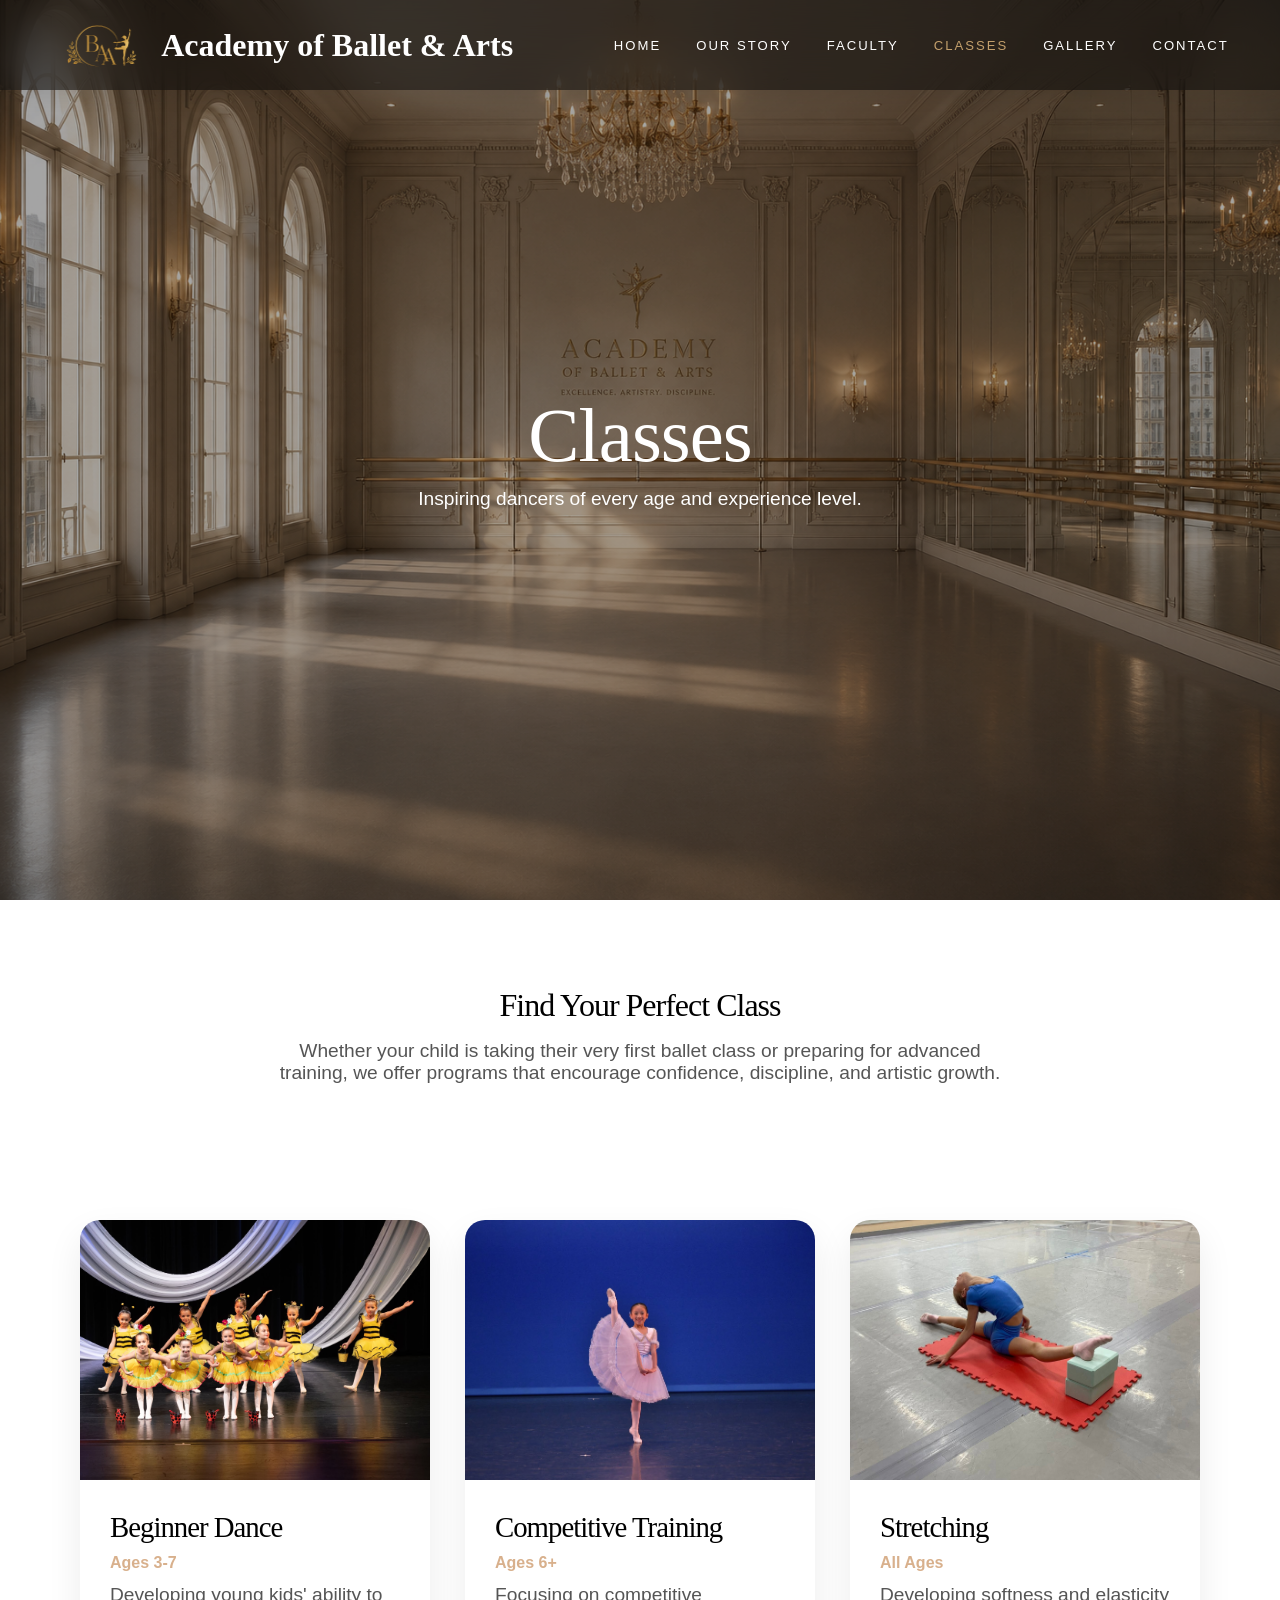
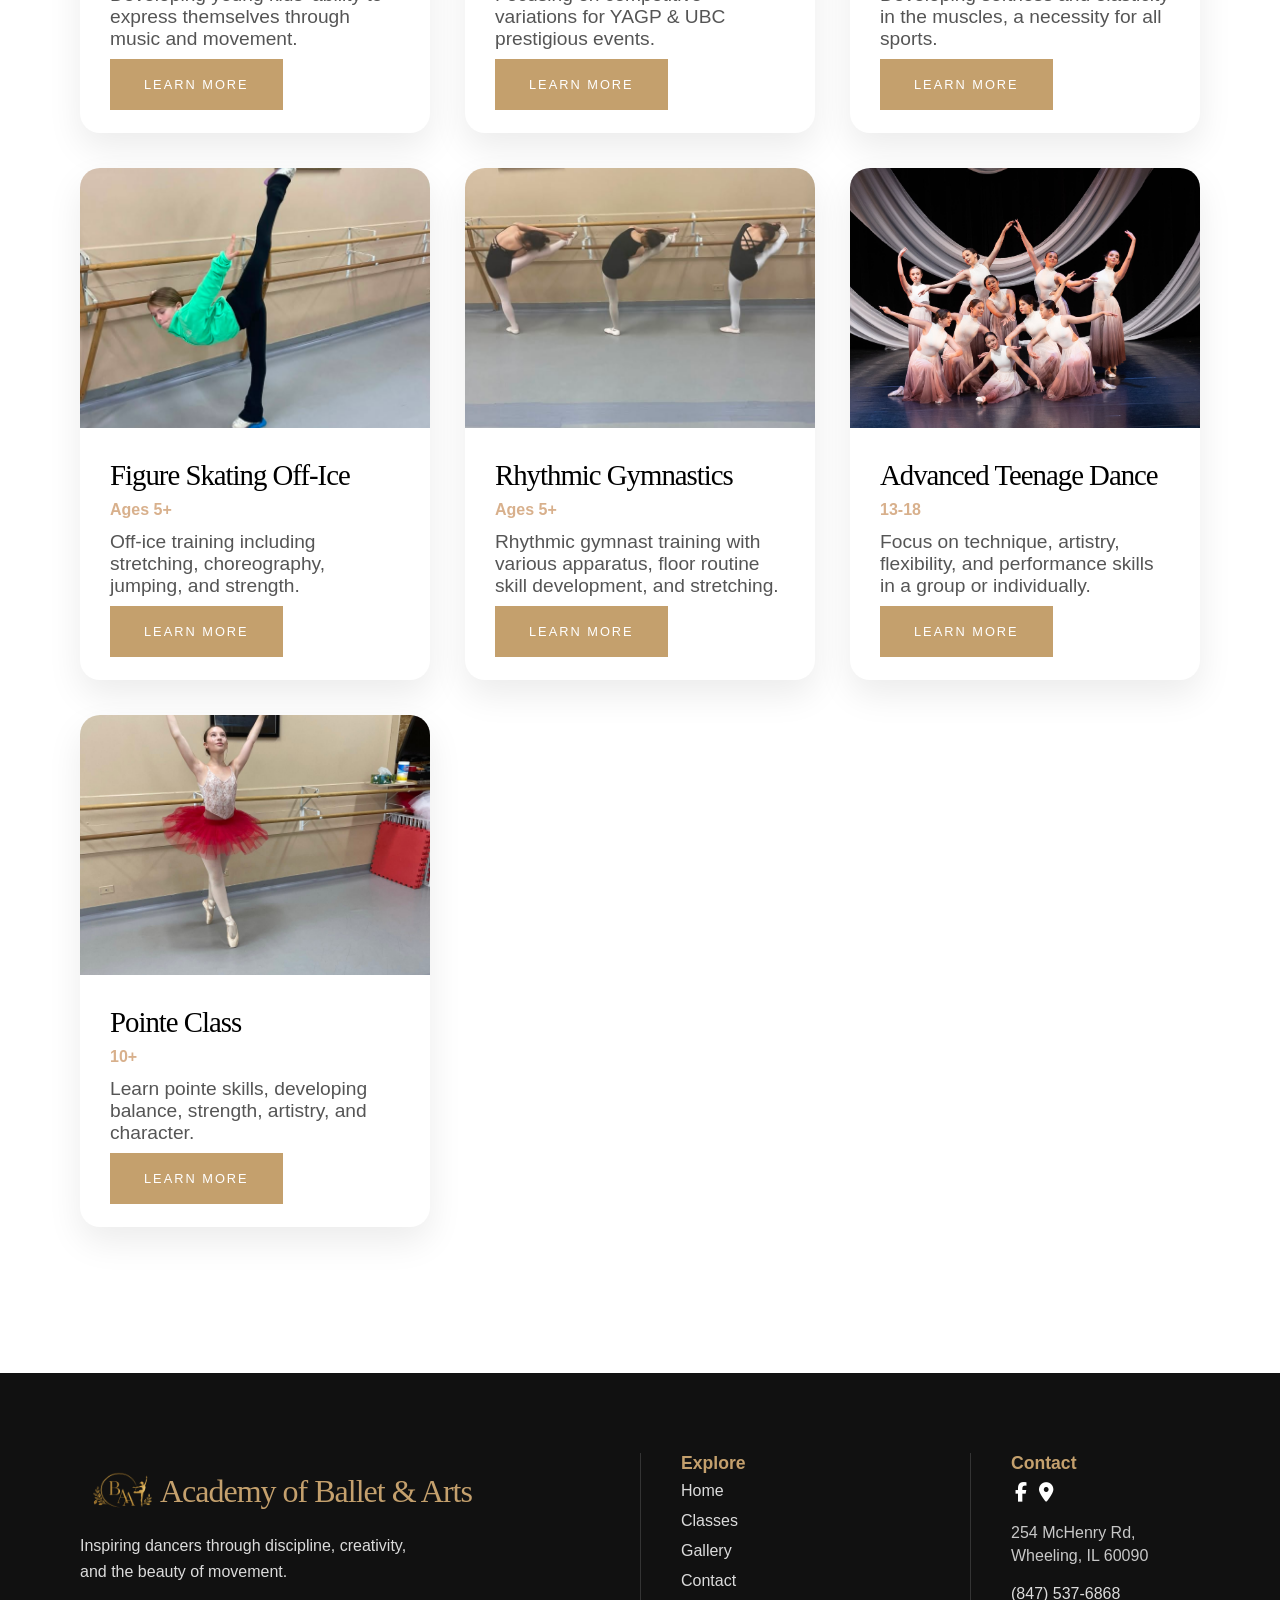
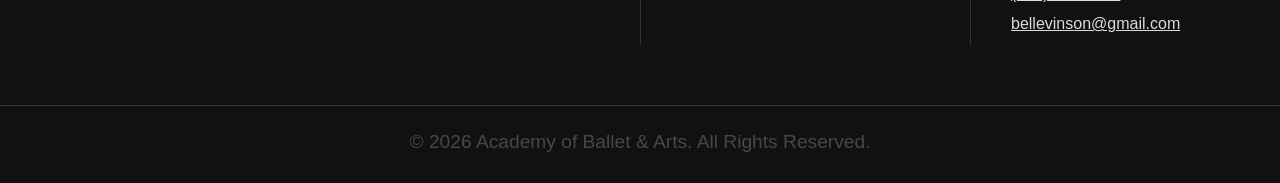
<file: classes.html>
<!DOCTYPE html>
<html lang="en">
<head>
    <meta charset="UTF-8">
    <meta name="viewport" content="width=device-width, initial-scale=1.0">
    <title>Classes | Academy of Ballet & Arts</title>
    <link rel="stylesheet" href="css/styles.css">
    <link rel="stylesheet" href="css/classes.css">
    <link rel="stylesheet" href="https://cdnjs.cloudflare.com/ajax/libs/font-awesome/6.5.2/css/all.min.css">
    <link rel="preconnect" href="https://fonts.googleapis.com">
    <link rel="preconnect" href="https://fonts.gstatic.com" crossorigin>
    <link rel="stylesheet" href="https://fonts.googleapis.com/css2?family=Cormorant+Garamond:wght@400;500;600;700&family=Poppins:wght@300;400;500;600&display=swap">
</head>
<body>
    <header class="navbar">

        <div class="container nav-container">


                <a href="index.html" class="logo">

                    <img src="assets/images/final-logo-version.png" alt="Academy Logo">
                    Academy of Ballet & Arts
                </a>

            <nav>

                <ul class="nav-links">

                    <li><a href="index.html">Home</a></li>

                    <li><a href="story.html">Our Story</a></li>

                    <li><a href="faculty.html">Faculty</a></li>

                    <li><a href="classes.html" class="active">Classes</a></li>

                    <li><a href="gallery.html">Gallery</a></li>

                    <li><a href="contact.html">Contact</a></li>

                </ul>

            <button class="menu-toggle">☰</button>
            </nav>

            <!-- <a href="#" class="btn btn-primary">Register</a> -->

        </div>
    </header>

    <section class="classes-hero">

        <div class="classes-overlay"></div>

        <div class="classes-hero-content">

            <h1 class="white-header">Classes</h1>

            <p class="hero-subtitle">
                Inspiring dancers of every age and experience level.
            </p>

        </div>

    </section>

    <section class="classes-intro">

        <h2>Find Your Perfect Class</h2>

        <p>

            Whether your child is taking their very first ballet class or
            preparing for advanced training, we offer programs that encourage
            confidence, discipline, and artistic growth.

        </p>

    </section>

    <section class="class-list">

        <div class="class-grid">


            <article class="class-item">

                <img src="assets/images/baby-pic-3.jpg" alt="Creative Movement">

                <div class="class-info">

                    <h3>Beginner Dance</h3>

                    <span>Ages 3-7</span>

                    <p>
                        Developing young kids' ability to express themselves through music and movement.
                    </p>

                    <a href="contact.html" class="btn primary">
                        Learn More
                    </a>

                </div>

            </article>



            <article class="class-item">

                <img src="assets/images/ubc-competitive.jpg" alt="Pre Ballet">

                <div class="class-info">

                    <h3>Competitive Training</h3>

                    <span>Ages 6+</span>

                    <p>
                        Focusing on competitive variations for YAGP & UBC prestigious events.
                    </p>

                    <a href="contact.html" class="btn primary">
                        Learn More
                    </a>

                </div>

            </article>

            <article class="class-item">

                <img src="assets/images/stretching.jpg" alt="Pre Ballet">

                <div class="class-info">

                    <h3>Stretching</h3>

                    <span>All Ages</span>

                    <p>
                        Developing softness and elasticity in the muscles, a necessity for all sports.
                    </p>

                    <a href="contact.html" class="btn primary">
                        Learn More
                    </a>

                </div>

            </article>

            <article class="class-item">

                <img src="assets/images/skating.jpg" alt="Pre Ballet">

                <div class="class-info">

                    <h3>Figure Skating Off-Ice</h3>

                    <span>Ages 5+</span>

                    <p>
                        Off-ice training including stretching, choreography, jumping, and strength.
                    </p>

                    <a href="contact.html" class="btn primary">
                        Learn More
                    </a>

                </div>

            </article>

            <article class="class-item">

                <img src="assets/images/rhythmic_gymnasts.jpg" alt="Pre Ballet">

                <div class="class-info">

                    <h3>Rhythmic Gymnastics</h3>

                    <span>Ages 5+</span>

                    <p>
                        Rhythmic gymnast training with various apparatus, floor routine skill development, and stretching.
                    </p>

                    <a href="contact.html" class="btn primary">
                        Learn More
                    </a>

                </div>

            </article>



            <article class="class-item">

                <img src="assets/images/advanced-ballet.jpg" alt="Intermediate Ballet">

                <div class="class-info">

                    <h3>Advanced Teenage Dance</h3>

                    <span>13-18</span>

                    <p>
                        Focus on technique, artistry,
                        flexibility, and performance skills in a group or individually.
                    </p>

                    <a href="contact.html" class="btn primary">
                        Learn More
                    </a>

                </div>

            </article>

            <article class="class-item">

                <img src="assets/images/pointe-redskirt.jpg" alt="Intermediate Ballet">

                <div class="class-info">

                    <h3>Pointe Class</h3>

                    <span>10+</span>

                    <p>
                        Learn pointe skills, developing balance, strength, artistry, and character.
                    </p>

                    <a href="contact.html" class="btn primary">
                        Learn More
                    </a>

                </div>

            </article>


        </div>

    </section>


    <section class="levels" style="display: none;">

        <h2>Training Path</h2>

        <div class="level-row">

            <div class="level">
                <h3>Beginner</h3>
                <p>Building confidence and basic technique.</p>
            </div>

            <div class="level">
                <h3>Intermediate</h3>
                <p>Developing strength, artistry, and discipline.</p>
            </div>

            <div class="level">
                <h3>Advanced</h3>
                <p>Preparing dancers for performance opportunities.</p>
            </div>

        </div>

    </section>
    


    <footer class="footer">


        <div class="footer-container">


            <div class="footer-brand footer-column">

                <div class="footer-logo">

                    <img src="assets/images/final-logo-version.png" alt="Academy Logo">

                    <h3>
                        Academy of Ballet & Arts
                    </h3>

                </div>


                <p>
                    Inspiring dancers through
                    discipline, creativity,
                    and the beauty of movement.
                </p>

            </div>



            <div class="footer-links footer-column">

                <h4>
                    Explore
                </h4>

                <a href="index.html">
                    Home
                </a>

                <a href="classes.html">
                    Classes
                </a>

                <a href="gallery.html">
                    Gallery
                </a>

                <a href="contact.html">
                    Contact
                </a>

            </div>




            <div class="footer-contact footer-column">

                <h4>
                    Contact
                </h4>
                <div class="footer-socials">
                    <a href="https://www.facebook.com/wheelingballet/" target="_blank" rel="noopener noreferrer" aria-label="Visit our Facebook page"><i class="fa-brands fa-facebook-f"></i></a>
                    <a href="https://www.google.com/maps?cid=13381545169441662312" target="_blank" rel="noopener noreferrer"><i class="fa-solid fa-location-dot"></i></a>
                </div>
                <div class="academy-footer-info footer-links">
                    <br>
                    <p>
                        254 McHenry Rd,<br>Wheeling, IL 60090
                    </p>
                    <br>

                    <a href="tel:+18475376868">
                        (847) 537-6868
                    </a>

                    <a href="mailto:bellelevinson@gmail.com">
                        bellevinson@gmail.com
                    </a>
                </div>

            </div>


        </div>



        <div class="footer-bottom">

            <p>
                © 2026 Academy of Ballet & Arts.
                All Rights Reserved.
            </p>

        </div>


    </footer>

    <script src="js/script.js"></script>
</body>
</html>
</file>
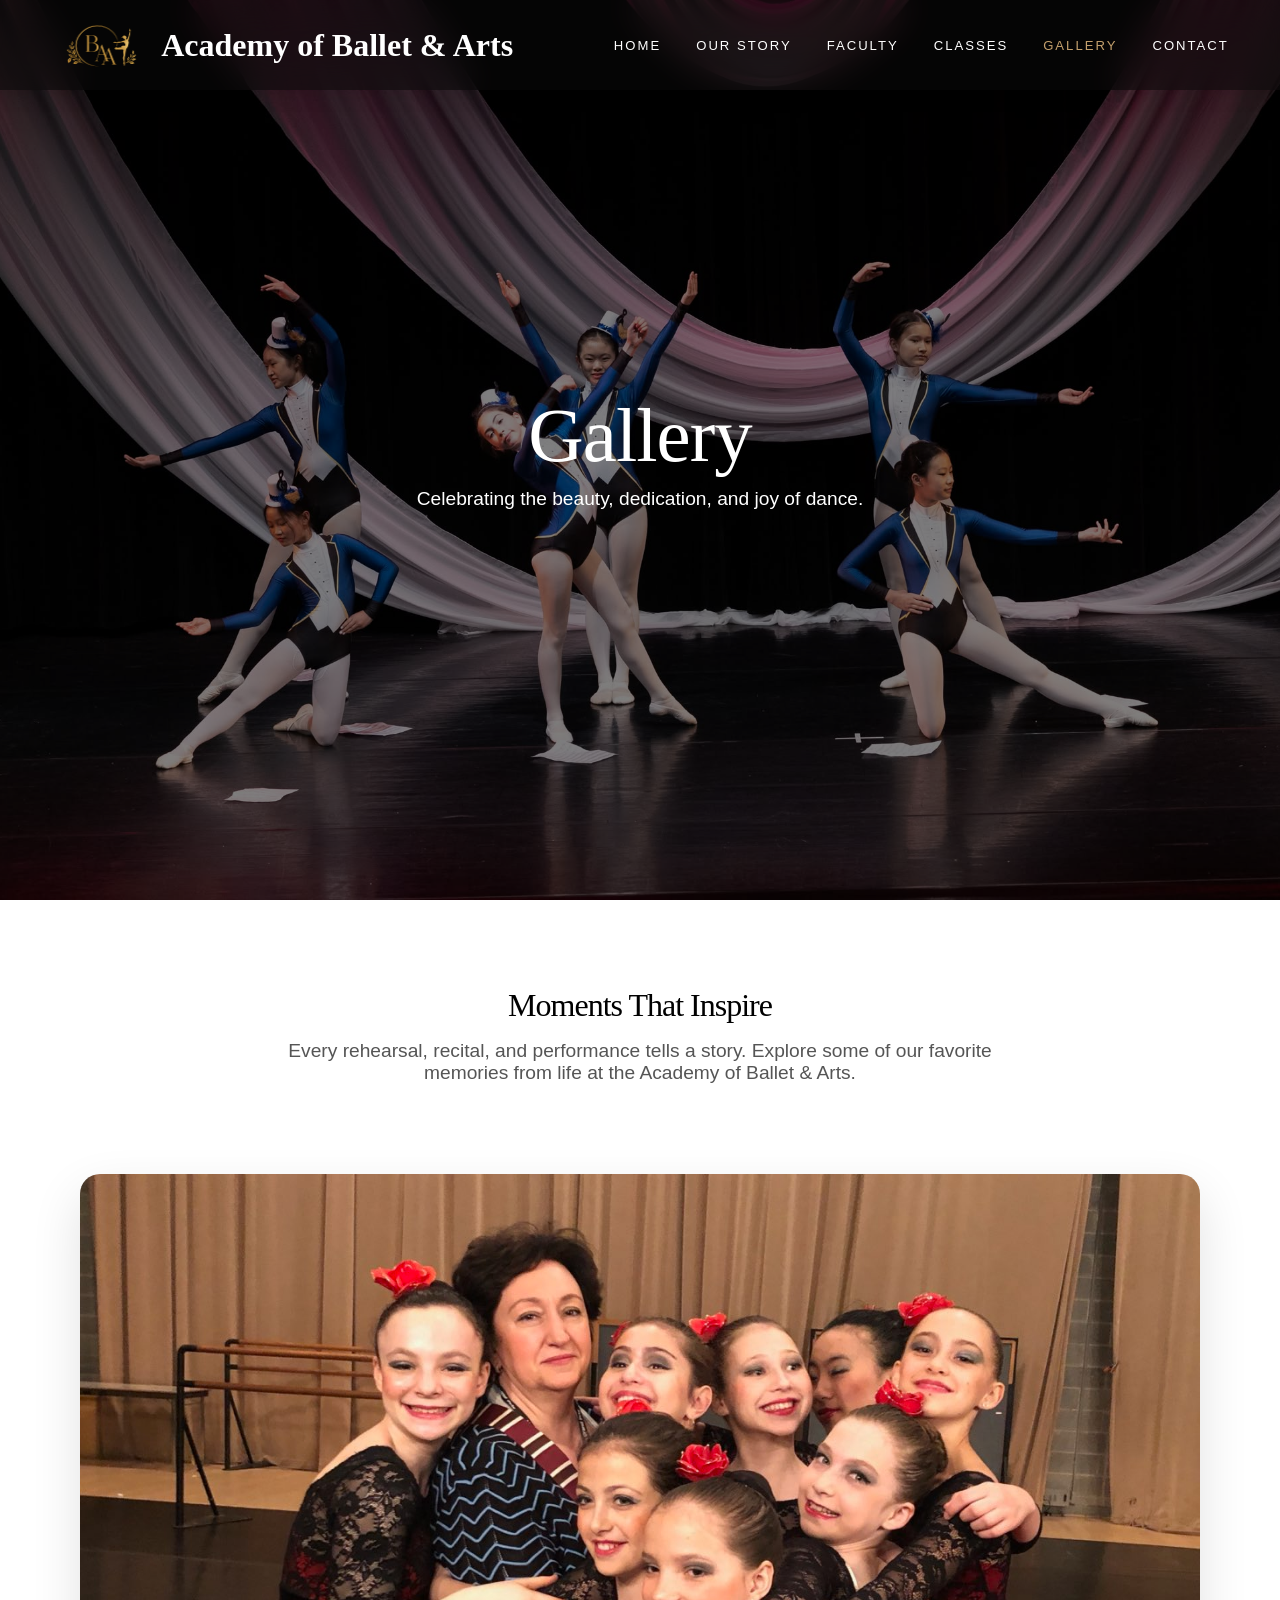
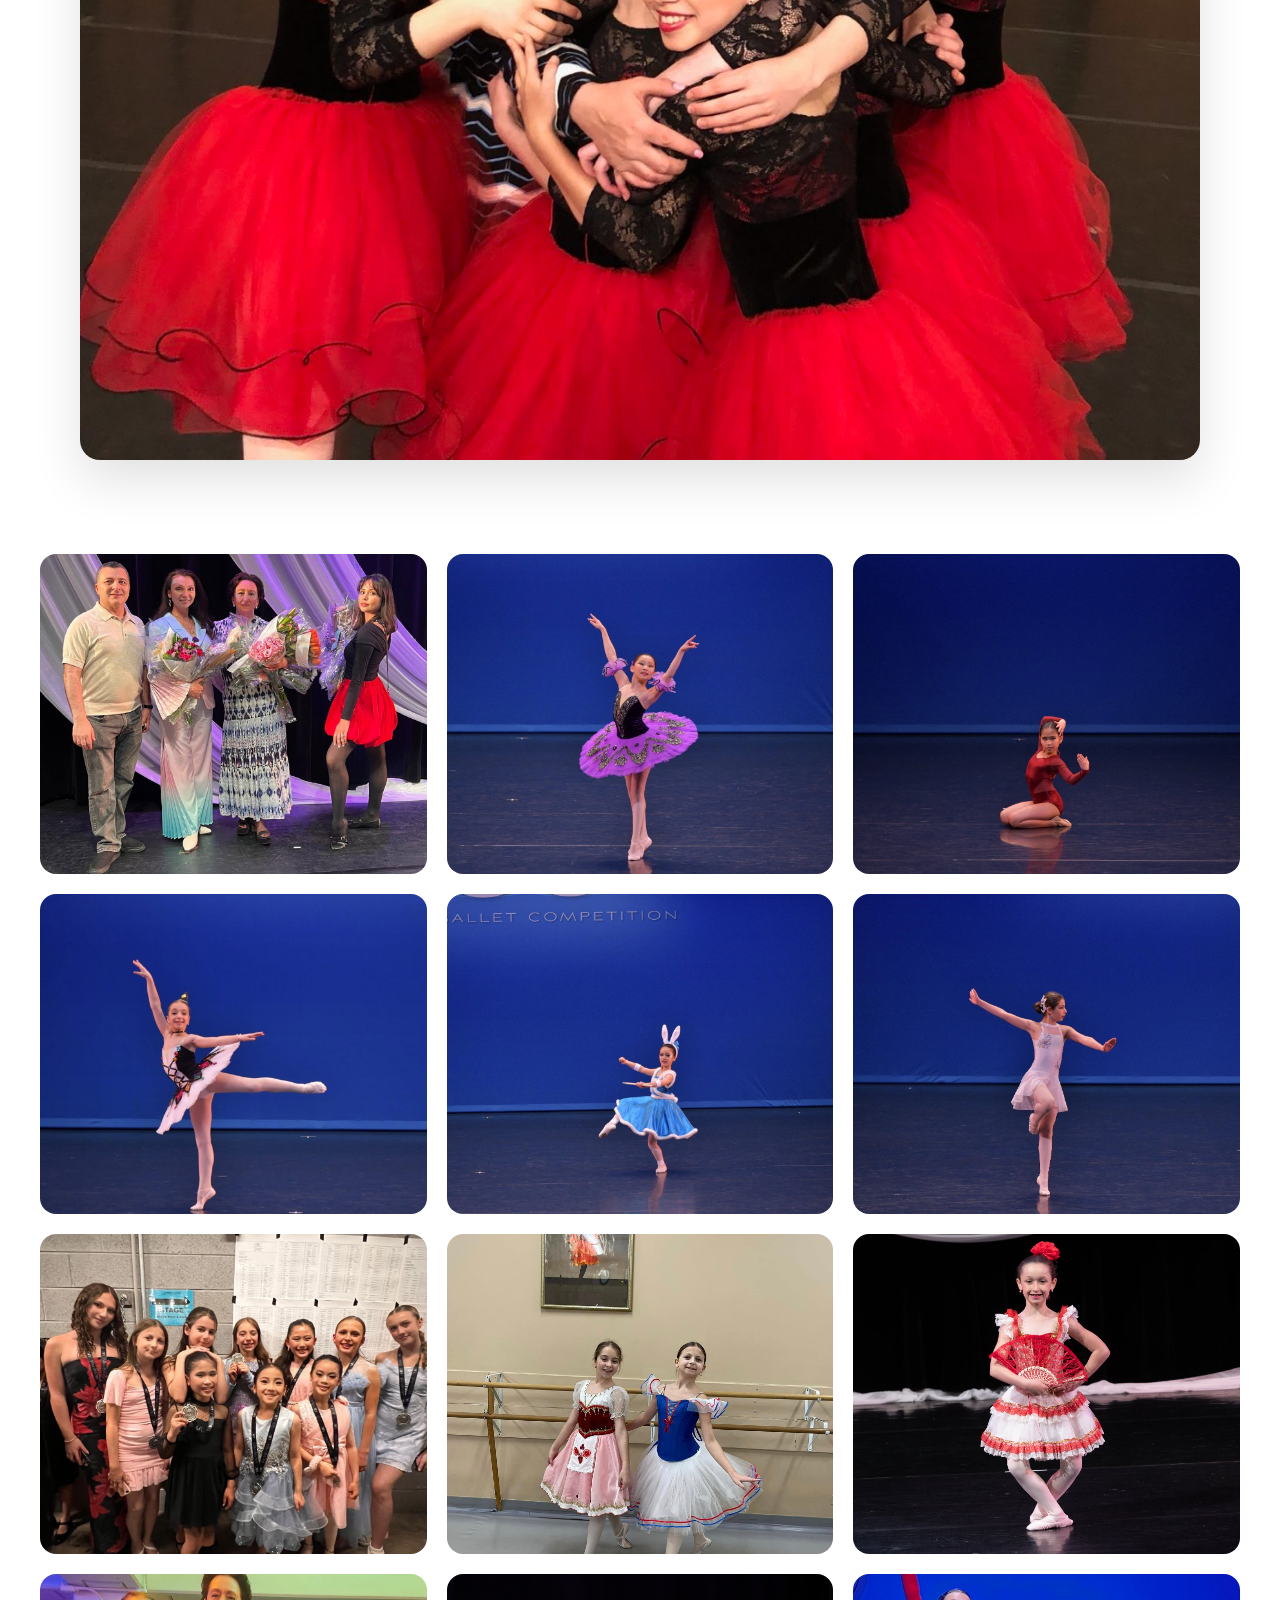
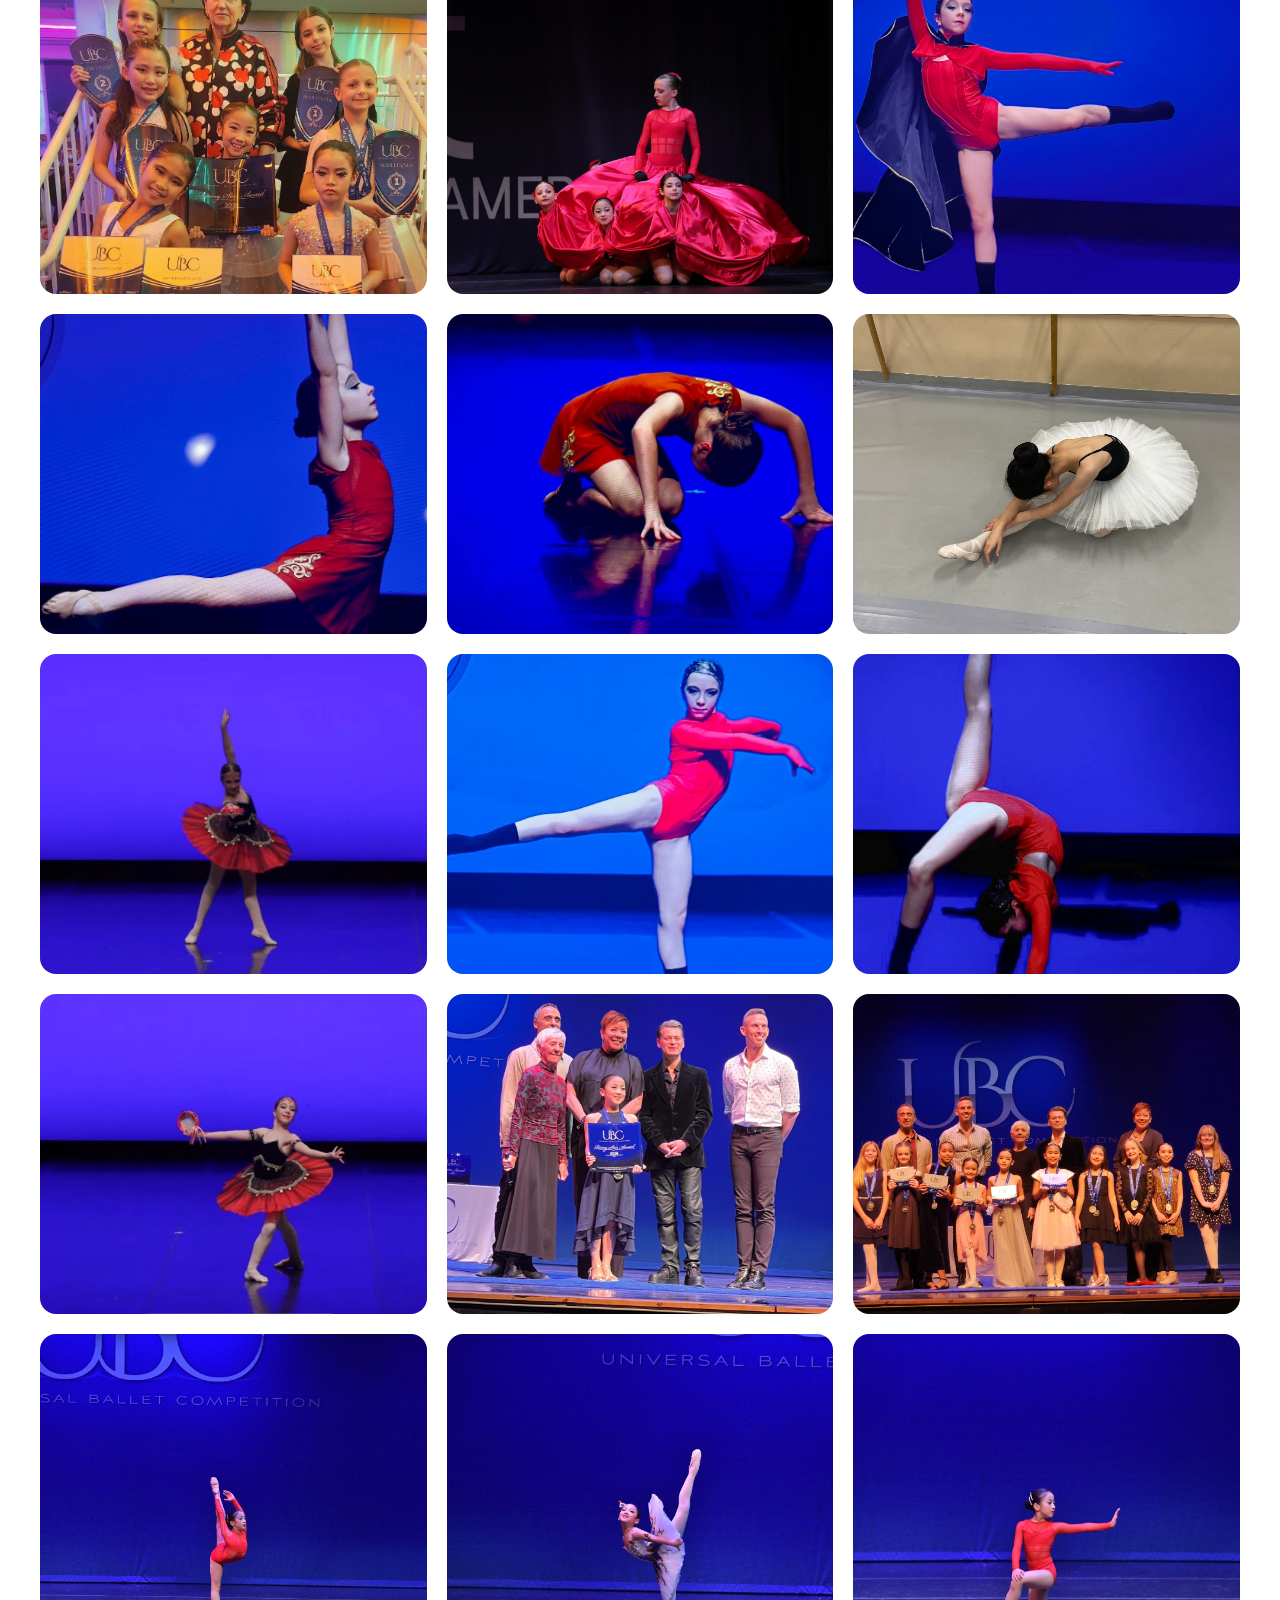
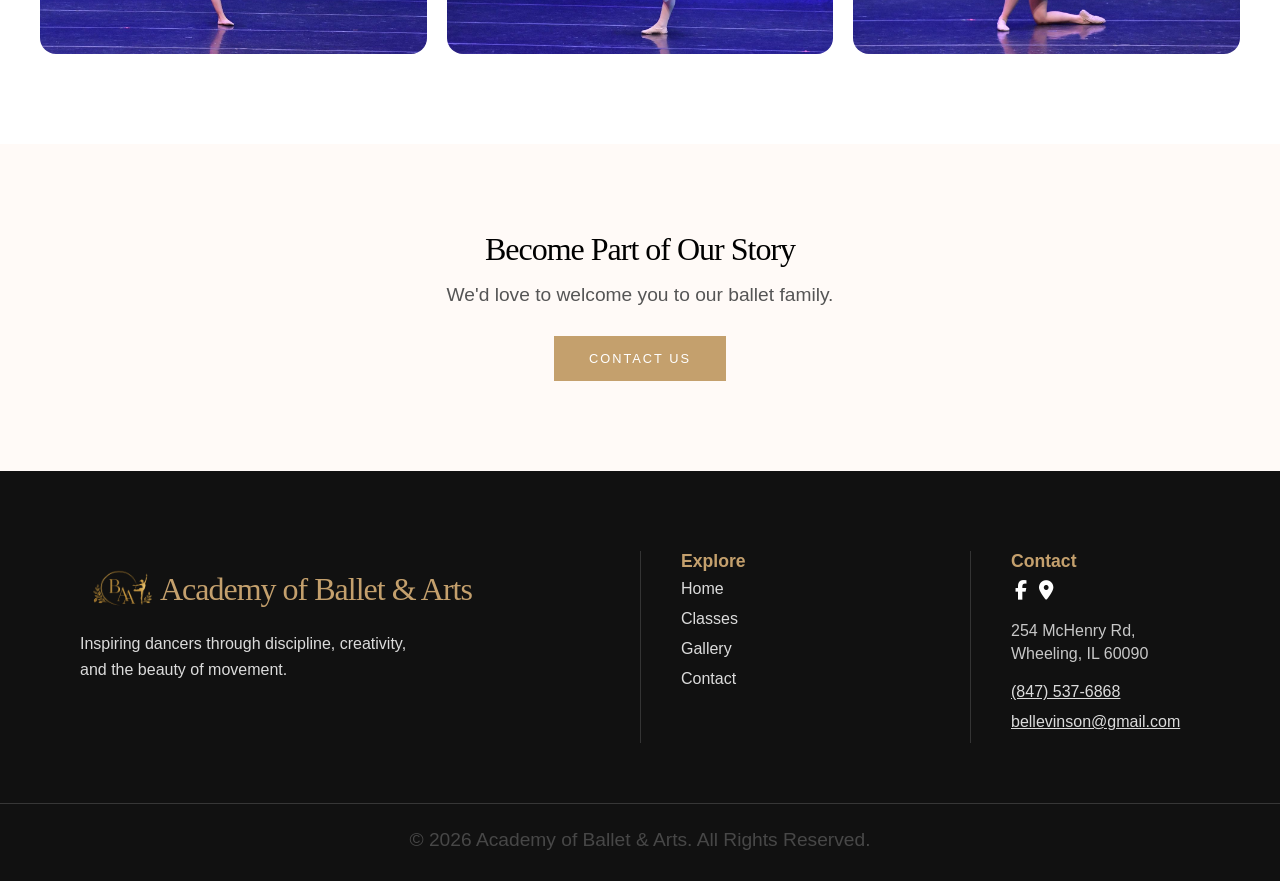
<file: gallery.html>
<!DOCTYPE html>
<html lang="en">
<head>
    <meta charset="UTF-8">
    <meta name="viewport" content="width=device-width, initial-scale=1.0">
    <title>Gallery | Academy of Ballet & Arts</title>
    <link rel="stylesheet" href="css/styles.css">
    <link rel="stylesheet" href="css/gallery.css">
    <link rel="stylesheet" href="https://cdnjs.cloudflare.com/ajax/libs/font-awesome/6.5.2/css/all.min.css">
    <link rel="preconnect" href="https://fonts.googleapis.com">
    <link rel="preconnect" href="https://fonts.gstatic.com" crossorigin>
    <link rel="stylesheet" href="https://fonts.googleapis.com/css2?family=Cormorant+Garamond:wght@400;500;600;700&family=Poppins:wght@300;400;500;600&display=swap">
</head>
<body>
    <header class="navbar">

        <div class="container nav-container">


                <a href="index.html" class="logo">

                    <img src="assets/images/final-logo-version.png" alt="Academy Logo">
                    Academy of Ballet & Arts
                </a>

            <nav>

                <ul class="nav-links">

                    <li><a href="index.html">Home</a></li>

                    <li><a href="story.html">Our Story</a></li>

                    <li><a href="faculty.html">Faculty</a></li>

                    <li><a href="classes.html">Classes</a></li>

                    <li><a href="gallery.html" class="active">Gallery</a></li>

                    <li><a href="contact.html">Contact</a></li>

                </ul>

            <button class="menu-toggle">☰</button>
            </nav>

            <!-- <a href="#" class="btn btn-primary">Register</a> -->

        </div>
    </header>

    <section class="gallery-hero">

        <div class="gallery-overlay"></div>

        <div class="gallery-hero-content">

            <h1 class="white-header">Gallery</h1>

            <p class="hero-subtitle">
                Celebrating the beauty, dedication,
                and joy of dance.
            </p>

        </div>

    </section>

    <section class="gallery-intro">

        <h2>Moments That Inspire</h2>

        <p>

            Every rehearsal, recital, and performance tells
            a story. Explore some of our favorite memories
            from life at the Academy of Ballet & Arts.

        </p>

    </section>

    <section class="featured-photo">

        <img src="assets/images/girls-hug-bells.jpeg"
            alt="Featured Performance">

    </section>


    <section class="gallery-page">

        <div class="gallery-page-grid">

            <img src="assets/images/staff-pic.jpg" alt="">
            <img src="assets/images/coco-purple.jpg" alt="">
            <img src="assets/images/red-kneel.jpg" alt="">
            <img src="assets/images/arabeque-clown.jpg" alt="">
            <img src="assets/images/bunny.jpg" alt="">
            <img src="assets/images/ariella-pic.jpg" alt="">
            <img src="assets/images/girls-medals.jpg" alt="">
            <img src="assets/images/erica-katya.jpg" alt="">
            <img src="assets/images/plie.jpg" alt="">

            <img src="assets/images/ubc-achievements.jpg" alt="">
            <img src="assets/images/red-dress-hide.JPG" alt="">
            <img src="assets/images/arabesque-cape.JPG" alt="">
            <img src="assets/images/arabesque-point-red.JPG" alt="">
            <img src="assets/images/into-floor.JPG" alt="">
            <img src="assets/images/stretch-tutu-toe.jpeg" alt="">
            <img src="assets/images/powerful-red-eyes.JPG" alt="">
            <img src="assets/images/point-arabeque-jump.JPG" alt="">
            <img src="assets/images/walk-over.JPG" alt="">
            <img src="assets/images/out-smile-red.jpeg" alt="">
            <img src="assets/images/award-ceremony-few.JPG" alt="">
            <img src="assets/images/award-ceremnoy-many.JPG" alt="">
            <img src="assets/images/penche-red.JPG" alt="">
            <img src="assets/images/naomi-penche.JPG" alt="">
            <img src="assets/images/kneel-push.JPG" alt="">


        </div>

    </section>

    <section class="gallery-cta">

        <h2>Become Part of Our Story</h2>

        <p>
            We'd love to welcome you to our ballet family.
        </p>

        <a href="contact.html" class="cta-button btn primary">

            Contact Us

        </a>

    </section>








    <footer class="footer">


        <div class="footer-container">


            <div class="footer-brand footer-column">

                <div class="footer-logo">

                    <img src="assets/images/final-logo-version.png" alt="Academy Logo">

                    <h3>
                        Academy of Ballet & Arts
                    </h3>

                </div>


                <p>
                    Inspiring dancers through
                    discipline, creativity,
                    and the beauty of movement.
                </p>

            </div>



            <div class="footer-links footer-column">

                <h4>
                    Explore
                </h4>

                <a href="index.html">
                    Home
                </a>

                <a href="classes.html">
                    Classes
                </a>

                <a href="gallery.html">
                    Gallery
                </a>

                <a href="contact.html">
                    Contact
                </a>

            </div>




            <div class="footer-contact footer-column">

                <h4>
                    Contact
                </h4>
                <div class="footer-socials">
                    <a href="https://www.facebook.com/wheelingballet/" target="_blank" rel="noopener noreferrer" aria-label="Visit our Facebook page"><i class="fa-brands fa-facebook-f"></i></a>
                    <a href="https://www.google.com/maps?cid=13381545169441662312" target="_blank" rel="noopener noreferrer"><i class="fa-solid fa-location-dot"></i></a>
                </div>
                <div class="academy-footer-info footer-links">
                    <br>
                    <p>
                        254 McHenry Rd,<br>Wheeling, IL 60090
                    </p>
                    <br>

                    <a href="tel:+18475376868">
                        (847) 537-6868
                    </a>

                    <a href="mailto:bellelevinson@gmail.com">
                        bellevinson@gmail.com
                    </a>
                </div>

            </div>


        </div>



        <div class="footer-bottom">

            <p>
                © 2026 Academy of Ballet & Arts.
                All Rights Reserved.
            </p>

        </div>


    </footer>

<script src="js/script.js"></script>
</body>
</html>
</file>
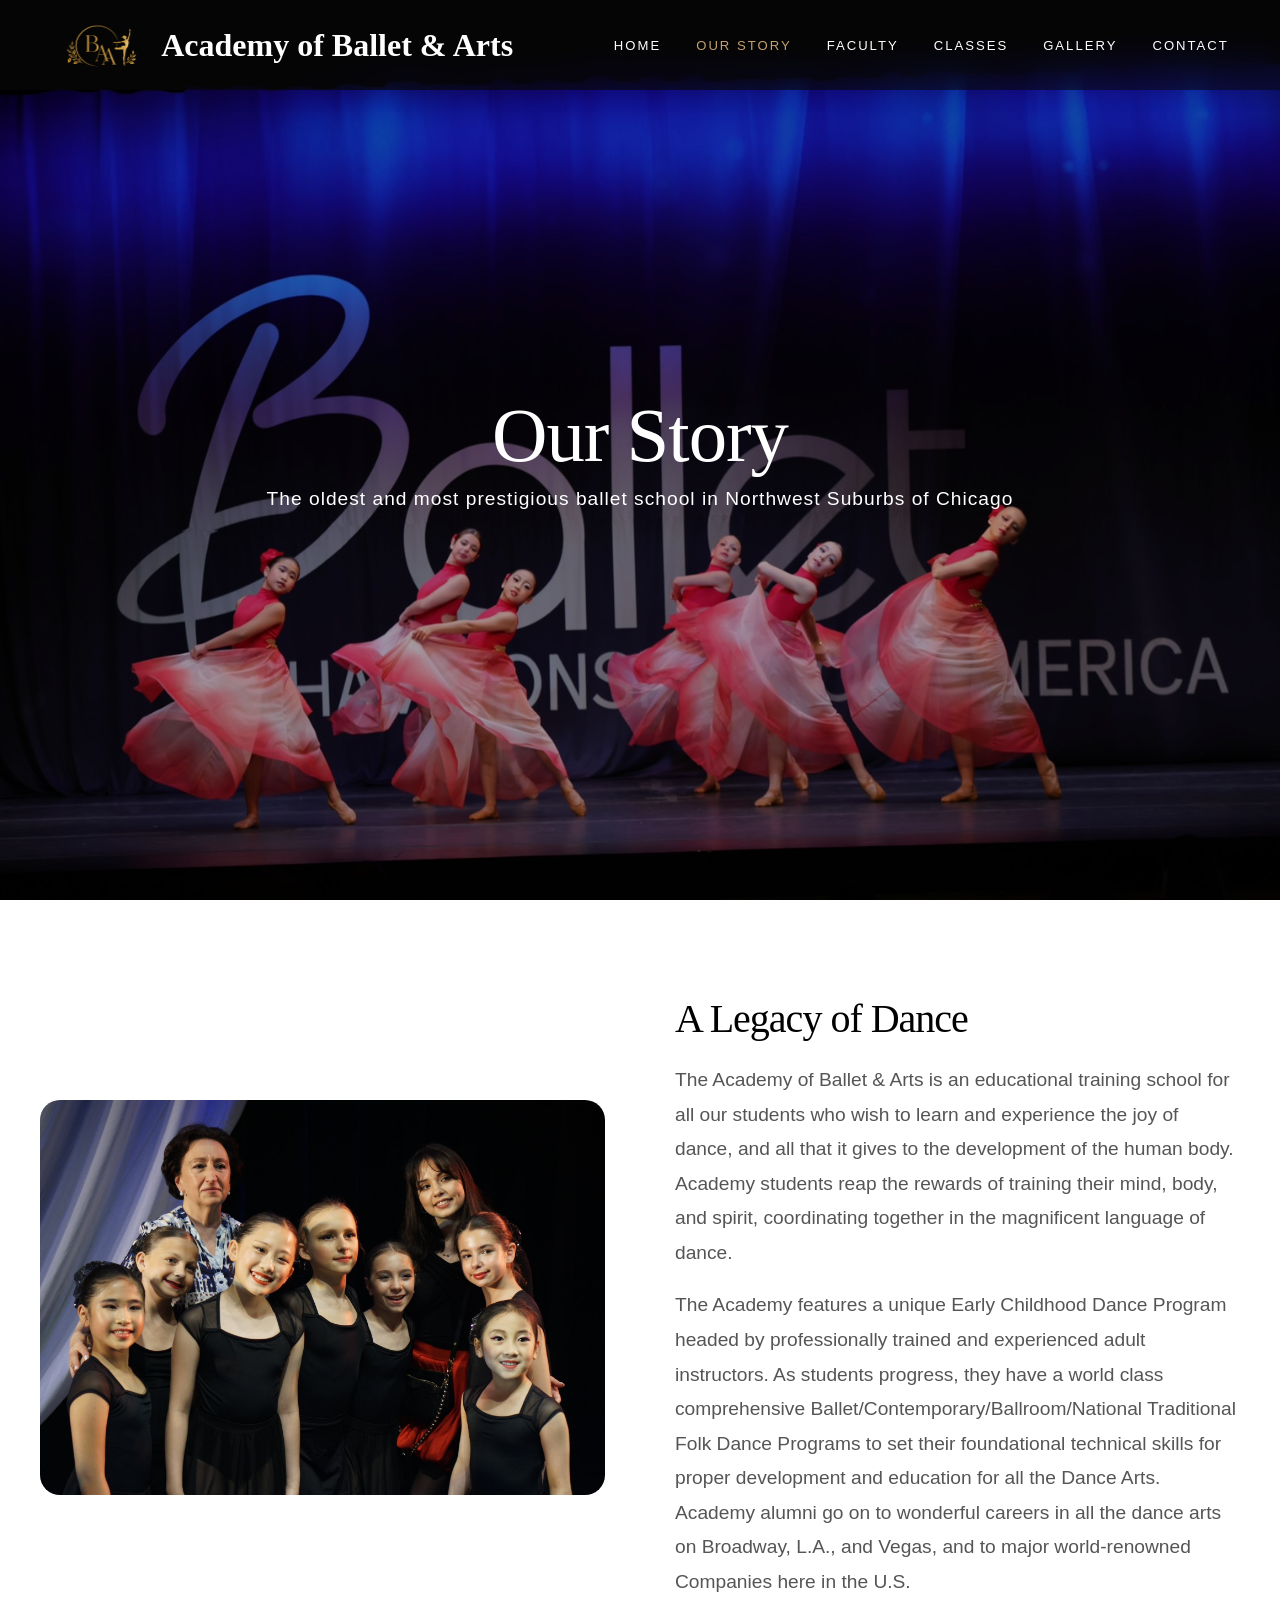
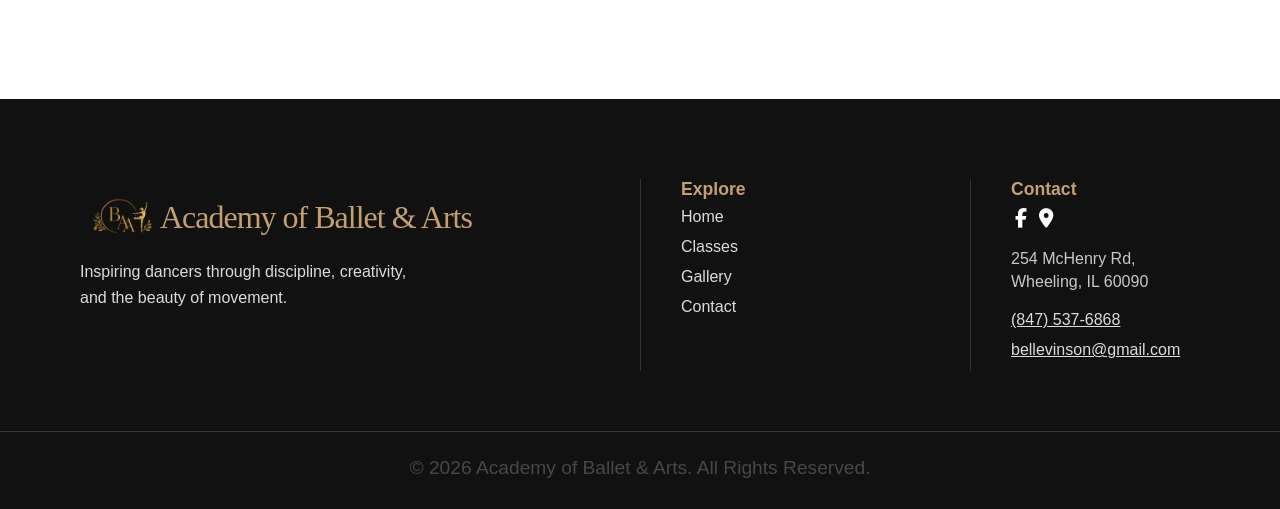
<file: story.html>
<!DOCTYPE html>
<html lang="en">

<head>

    <meta charset="UTF-8">

    <meta name="viewport" content="width=device-width, initial-scale=1.0">

    <title>Our Story | Academy of Ballet & Arts</title>

    <link rel="stylesheet" href="css/styles.css">
    <link rel="stylesheet" href="css/story.css">
    <link rel="stylesheet" href="https://cdnjs.cloudflare.com/ajax/libs/font-awesome/6.5.2/css/all.min.css">
    <link rel="preconnect" href="https://fonts.googleapis.com">
    <link rel="preconnect" href="https://fonts.gstatic.com" crossorigin>
    <link rel="stylesheet" href="https://fonts.googleapis.com/css2?family=Cormorant+Garamond:wght@400;500;600;700&family=Poppins:wght@300;400;500;600&display=swap">
</head>


<body>


    <header class="navbar">

        <div class="container nav-container">


                <a href="index.html" class="logo">

                    <img src="assets/images/final-logo-version.png" alt="Academy Logo">
                    Academy of Ballet & Arts
                </a>

            <nav>

                <ul class="nav-links">

                    <li><a href="index.html">Home</a></li>

                    <li><a href="story.html" class="active">Our Story</a></li>

                    <li><a href="faculty.html">Faculty</a></li>

                    <li><a href="classes.html">Classes</a></li>

                    <li><a href="gallery.html">Gallery</a></li>

                    <li><a href="contact.html">Contact</a></li>

                </ul>

            <button class="menu-toggle">☰</button>
            </nav>

            <!-- <a href="#" class="btn btn-primary">Register</a> -->

        </div>
    </header>

    <main>


        <section class="story-hero">

            <div class="story-overlay"></div>


            <div class="story-hero-content">

                <h1 class="white-header">
                    Our Story
                </h1>

                <p class="hero-subtitle">
                    The oldest and most prestigious ballet school in Northwest Suburbs of Chicago
                </p>

            </div>


        </section>



        <section class="story-intro">


            <div class="story-container">


                <div class="story-image">

                    <img src="assets/images/bella-with-kiddos.jpg"
                    alt="Academy of Ballet and Arts">

                </div>



                <div class="story-text">


                    <h2>
                        A Legacy of Dance
                    </h2>


                    <p>
                        The Academy of Ballet & Arts is an educational training school for all our students who wish to learn and experience the joy of dance, and all that it gives to the development of the human body. Academy students reap the rewards of training  their mind, body, and spirit, coordinating together in the magnificent language of dance.
                    </p>

                    <br>

                    <p>
                        The Academy features a unique Early Childhood Dance Program headed by professionally trained and experienced adult instructors.  As students progress, they have a world class comprehensive Ballet/Contemporary/Ballroom/National Traditional Folk Dance Programs to set their foundational technical skills for proper development and education for all the Dance Arts.  Academy alumni go on to wonderful careers in all the dance arts on Broadway, L.A., and Vegas, and to major world-renowned Companies here in the U.S.
                    </p>


                </div>


            </div>


        </section>


    </main>


    <footer class="footer">


        <div class="footer-container">


            <div class="footer-brand footer-column">

                <div class="footer-logo">

                    <img src="assets/images/final-logo-version.png" alt="Academy Logo">

                    <h3>
                        Academy of Ballet & Arts
                    </h3>

                </div>


                <p>
                    Inspiring dancers through
                    discipline, creativity,
                    and the beauty of movement.
                </p>

            </div>



            <div class="footer-links footer-column">

                <h4>
                    Explore
                </h4>

                <a href="index.html">
                    Home
                </a>

                <a href="classes.html">
                    Classes
                </a>

                <a href="gallery.html">
                    Gallery
                </a>

                <a href="contact.html">
                    Contact
                </a>

            </div>




            <div class="footer-contact footer-column">

                <h4>
                    Contact
                </h4>
                <div class="footer-socials">
                    <a href="https://www.facebook.com/wheelingballet/" target="_blank" rel="noopener noreferrer" aria-label="Visit our Facebook page"><i class="fa-brands fa-facebook-f"></i></a>
                    <a href="https://www.google.com/maps?cid=13381545169441662312" target="_blank" rel="noopener noreferrer"><i class="fa-solid fa-location-dot"></i></a>
                </div>
                <div class="academy-footer-info footer-links">
                    <br>
                    <p>
                        254 McHenry Rd,<br>Wheeling, IL 60090
                    </p>
                    <br>

                    <a href="tel:+18475376868">
                        (847) 537-6868
                    </a>

                    <a href="mailto:bellelevinson@gmail.com">
                        bellevinson@gmail.com
                    </a>
                </div>

            </div>


        </div>



        <div class="footer-bottom">

            <p>
                © 2026 Academy of Ballet & Arts.
                All Rights Reserved.
            </p>

        </div>


    </footer>


<script src="js/script.js"></script>
</body>

</html>
</file>
<file: css/styles.css>
* {
    margin: 0;
    padding: 0;
    box-sizing: border-box;
}


:root{

    --background:#121212;

    --cream:#faf7f3;

    --gold:#c4a06d;

    --gold-light:#d8b68a;

    --white:#ffffff;

    --text:#555555;

}

body{

    /* font-family:'Poppins',sans-serif;

    color:var(--text);

    background:
        radial-gradient(circle at top left,
            rgba(199,107,163,.10),
            transparent 35%),
        radial-gradient(circle at bottom right,
            rgba(53,33,95,.08),
            transparent 40%),
        var(--light-pink);

    overflow-x:hidden; */

    font-family: "Inter", sans-serif;

}
 /*h2, h3 */

h1, h2, h3 {

    /* font-family:'Cormorant Garamond',serif;

    color:var(--primary);

    font-weight:600; */

    font-family:"Playfair Display",serif;

    line-height:.95;

    font-weight:500;

    letter-spacing:-1px;

}

h2 {
    font-size: 2rem;
}

h3 {
    font-size:1.8rem;
}

p {
    font-size: 1.2rem;
    color:#555;
}

.hero-subtitle {
    color: white;
}
.container{

    width:100%;

    /* margin:auto; */

}
section{

    padding:6rem 0;

}


.btn {

    padding:18px 34px;

    text-transform:uppercase;

    letter-spacing:2px;

    font-size:.8rem;

    text-decoration: none;

    margin-top: 15px;


}


.btn.primary {

    background:#c4a06d;

    color:white;

    border:none;

}


.btn.primary:hover {

    background:var(--gold-light);

    transform:translateY(-2px);

    box-shadow:0 12px 25px rgba(0,0,0,.18);

}


.btn.secondary {

    background:transparent;

    color:white;

    border:1px solid rgba(255,255,255,.35);

}


.btn.secondary:hover {

    background:white;

    color:#111;

    transform:translateY(-2px);

    box-shadow:0 12px 25px rgba(0,0,0,.18);

}

.navbar {
    position: fixed;

    gap: 40px;

    top: 0;
    left: 0;

    width: 100%;

    height: 90px;

    display: flex;
    align-items: center;
    justify-content: space-between;

    padding: 0 clamp(25px, 4vw, 60px);


    box-shadow: 0 5px 20px rgba(0,0,0,0.08);

    z-index: 1000;


    background:rgba(10,10,10,.55);

    backdrop-filter:blur(18px);

    transition:.35s;
}

.nav-container{

    display:flex;

    justify-content:space-between;

    align-items:center;

}


.nav-links {

    /* color: #6d4c63; */

    text-decoration: none;

    font-weight: 500;

    transition: 0.3s ease;

    list-style: none;
    display: flex;
    align-items: center;
    gap: 35px;
    margin: 0;
    padding: 0;

    flex-wrap: nowrap;

}

.nav-links a{

    text-decoration: none;
    color:white;

    font-size:.82rem;

    text-transform:uppercase;

    letter-spacing:2px;

    font-weight:500;

    transition:.3s;

    position: relative;

}


.nav-links a::after{

    content:"";

    position:absolute;

    left:0;

    bottom:-8px;

    width:0;

    height:1px;

    background:var(--gold);

    transition:.3s;

}

.nav-links a:hover::after{

    width:100%;

}

.nav-links a.active {
    color: var(--gold);
}

.logo{

    display:flex;

    align-items:center;

    /* gap:12px; */

    text-decoration:none;

    color: var(--white);

    font-family:"Playfair Display", serif;

    font-size:2rem;

    font-weight:700;

    white-space: nowrap;

    /* padding: 0 30px; */

    margin-right: 20px;

}

.logo img{

    width:95px;

    height:95px;

    margin-right: 15px;

    object-fit:contain;

    margin-top: 10px;

}

.navbar.scrolled {
    background:white;
}

.menu-toggle {

    display: none;

    background: none;

    border: none;

    font-size: 2rem;

    color: white;

    cursor: pointer;

}

.white-header {
    color: white;
}

.footer {

    background:#111;

    color:#c4a06d;

    padding:80px 0px 30px;

}

.footer-column{

    padding:0 40px;

}

.footer-column:not(:first-child){

    border-left:1px solid rgba(255,255,255,.15);

}

.footer-container {

    max-width:1200px;

    margin:auto;

    display:grid;

    grid-template-columns:2fr 1fr 1fr;

    gap:60px;

}

.footer-brand h3 {

    font-family:"Playfair Display", serif;

    font-size:2rem;

    color:#c4a06d;

    margin-bottom: 5px;

}


.footer-brand p {

    line-height:1.6;

    opacity:.85;

    max-width:350px;

    color:rgb(255, 255, 255);

    font-size: 1rem;

}

.academy-footer-info p{
    font-size: 1rem;
    color: rgba(255, 255, 255, 0.768);
    line-height: 1.4em;
}

.academy-footer-info.footer-links a{
    text-decoration: underline;
}

.footer-logo{

    display:flex;

    align-items:center;

    /* gap:15px; */

    /* margin-bottom:20px; */

}

.footer-logo img{

    width:80px;

    height:80px;

    object-fit:contain;

}

.footer-column a:hover{

    color:#c4a06d;

}

.footer h4 {

    margin-bottom:8px;

    font-size:1.1rem;


}


.footer-links a {

    display:block;

    color:white;

    text-decoration:none;

    margin-bottom:12px;

    opacity:.85;

    transition:.3s;

}


.footer-links a:hover {

    opacity:1;

    transform:translateX(5px);

}

.footer-bottom {

    border-top:1px solid rgba(255,255,255,.2);

    margin-top:60px;

    padding-top:25px;

    text-align:center;

    opacity:.8;

}


.footer-socials a {
    padding: 0 4px;
    color: white;
    font-size: 1.2rem;
    transition: .3s ease;
}


.footer-socials a:hover {
    color: #d8b08c;
    transform: translateY(-3px);
}

/* ================================
   OUR STORY HERO
================================ */

/*
.story-hero {

    height:70vh;

    background-image:url("../assets/images/ubc-dancers-red.jpg");

    background-size:cover;

    background-position:center;

    position:relative;

    display:flex;

    align-items:center;

    justify-content:center;

    color:white;

}


.story-overlay {

    position:absolute;

    inset:0;

    background:rgba(0,0,0,.35);
    

}


.story-hero-content {

    position:relative;

    z-index:2;

    text-align:center;

}


.story-hero h1 {

    font-family:"Playfair Display", serif;

    font-size:clamp(3rem,6vw,5rem);

    margin-bottom:20px;

}


.story-hero p {

    font-size:1.2rem;

    letter-spacing:2px;

}

 ================================
   STORY INTRO
================================ 


.story-intro {

    padding:100px 40px;

}


.story-container {

    max-width:1200px;

    margin:auto;

    display:flex;

    align-items:center;

    gap:70px;

}


.story-image {

    flex:1;

}


.story-image img {

    width:100%;

    border-radius:20px;

}


.story-text {

    flex:1;

}


.story-text h2 {

    font-family:"Playfair Display", serif;

    color:#6d4c63;

    font-size:2.5rem;

    margin-bottom:25px;

}


.story-text p {

    line-height:1.8;

    color:#555;

}

/* ================================
   FACULTY HERO
================================ */
/* 

.faculty-hero {

    height:65vh;

    background-image:url("../assets/images/cat-girls.jpg");

    background-size:cover;

    background-position:center;

    position:relative;

    display:flex;

    justify-content:center;

    align-items:center;

    color:white;

}



.faculty-overlay {

    position:absolute;

    inset:0;

    background:rgba(0,0,0,.35);

}



.faculty-hero-content {

    position:relative;

    z-index:2;

    text-align:center;

}



.faculty-hero h1 {

    font-family:"Playfair Display", serif;

    font-size:clamp(3rem,6vw,5rem);

}

.director-section {

    padding:100px 40px;

}



.director-container {

    max-width:1100px;

    margin:auto;

    display:flex;

    align-items:center;

    gap:70px;

}



.director-image img {

    width:350px;

    height:450px;

    object-fit:cover;

    border-radius:20px;

}



.section-label {

    text-transform:uppercase;

    letter-spacing:3px;

    color:#d8b08c;

}



.director-text h2 {

    font-family:"Playfair Display", serif;

    font-size:2.8rem;

    color:#6d4c63;

}

.faculty-grid-section {

    padding:80px 40px;

    text-align:center;

}



.faculty-grid {

    max-width:1200px;

    margin:50px auto;

    display:grid;

    grid-template-columns:repeat(3,1fr);

    gap:35px;

}



.faculty-card {

    background:white;

    border-radius:20px;

    overflow:hidden;

    box-shadow:0 15px 35px rgba(0,0,0,.1);

}



.faculty-card img {

    width:100%;

    height:350px;

    object-fit:cover;

}



.faculty-card-text {

    padding:25px;

}



.faculty-card h3 {

    font-family:"Playfair Display", serif;

    color:#6d4c63;

} */
/* 
@media(max-width:800px){

    .story-container{

        flex-direction:column;

    }


    .story-intro{

        padding:70px 25px;

    }

} */
/* 
@media(max-width:900px){


    .director-container {

        flex-direction:column;

        text-align:center;

    }


    .faculty-grid {

        grid-template-columns:1fr;

    }


} */
@media (max-width: 1070px) {

    .nav-links {

        position: absolute;

        top: 90px;

        left: 0;

        width: 100%;

        background: #fffaf7;

        flex-direction: column;

        align-items: center;

        gap: 25px;

        padding: 30px 0;


        display: none;

    }


    .nav-links.active {

        display: flex;

    }


    .menu-toggle {

        display: block;

    }

    .navbar {

        padding: 15px 30px;

    }


    .nav-links {

        gap: 25px;

        background-color: black;

    }


    .footer-container {

        flex-direction: column;

        text-align: center;

        gap: 40px;

    }

    .footer-socials {

        justify-content: center;

    }


}

@media (max-width: 750px)
{


    .navbar {

        padding: 15px 20px;

    }


    .logo {

        font-size: 1.2rem;

    }

    .logo img{
        margin-right:10px;

        margin-top: 5px;

        width: 75px;
        height: 75px;
    }

    p {
        font-size: 1rem;
    }



    /* hamburger menu */

    .nav-links {

        width: 100%;

        flex-direction: column;

        align-items: center;

        background-color: black;

    }

    .footer {

        padding: 60px 25px 25px;

    }

    .footer-container{

        grid-template-columns:repeat(3,1fr);

        gap:0;

    }

    .footer-column{

        padding:0 15px;

    }

    .footer h3{

        font-size:1rem;

    }
    

    .footer h4{

        font-size:1rem;

    }

    .footer-column p,
    .footer-column a{

        font-size:.85rem;

    }

    .footer-logo{

        flex-direction:column;

        text-align:center;

        /* gap:10px; */

    }

    .footer-logo img{

        width:85px;

        height:85px;

    }

    .footer-socials{

        justify-content:center;

    }

}

@media (max-width:480px){

    .footer-container{

        grid-template-columns:1fr;

    }

    .footer-column{

        border-left:none !important;

        border-top:1px solid rgba(255,255,255,.15);

        padding:25px 0;

        text-align:center;

    }

    .footer-column:first-child{

        border-top:none;

    }

    .footer-column p{

        justify-content:center;

    }

}
</file>
<file: css/classes.css>
.classes-hero{

    height: 100vh;
    min-height: 100vh;
    overflow: hidden;
    position: relative;

    background:url("../assets/images/empty-ballet-studio-lux.png") center/cover;
    background-repeat: no-repeat;

    position:relative;

    display:flex;

    justify-content:center;

    align-items:center;

    color:white;

    padding-top: 90px;
    padding-bottom: 80px;
    box-sizing: border-box;

}

.classes-overlay{

    position:absolute;

    inset:0;

    background:rgba(0,0,0,.35);

}

.classes-hero-content{

    position:relative;

    z-index:2;

    text-align:center;

}

.classes-hero h1{

    font-family:"Playfair Display",serif;

    font-size:clamp(3rem,6vw,4.8rem);

    margin-bottom: 15px;

}

.classes-hero p{
    font-size:1.2rem;
}

.classes-intro{

    max-width:800px;

    margin:auto;

    text-align:center;

    padding:90px 30px;

    padding-bottom: 40px;

}

.classes-intro h2{

    color:black;

    font-family:"Playfair Display",serif;

    margin-bottom:20px;

}

.class-grid{

    max-width:1200px;

    margin:auto;

    display:grid;

    grid-template-columns:repeat(3,1fr);

    gap:35px;

    padding:0 40px 50px;

}

.class-item{

    background:white;

    border-radius:20px;

    overflow:hidden;

    box-shadow:0 15px 35px rgba(0,0,0,.08);

    transition:.3s;

}

.class-info p{
    margin-bottom: 25px;
}

.class-item:hover{

    transform:translateY(-8px);

}

.class-item img{

    width:100%;

    height:260px;

    object-fit:cover;

}

.class-info{

    padding:30px;

    margin-bottom: 10px;

}

.class-info span{

    display:inline-block;

    color:#d8b08c;

    margin:12px 0;

    font-weight:600;

}

.class-info a {
    white-space: nowrap;
}

.levels{

    background:#fffaf7;

    padding:90px 40px;

    text-align:center;

}

.level-row{

    max-width:1100px;

    margin:60px auto;

    display:grid;

    grid-template-columns:repeat(3,1fr);

    gap:30px;

}

/* .class-info.btn {
    display:block;

    width:max-content;

    margin-bottom: 50px;

    padding:15px 35px;

    background:#6d4c63;

    color:white; 

    text-decoration:none;

    transition:.3s ease;
} */

.level{

    background:white;

    padding:35px;

    border-radius:18px;

}
/* 
@media(max-width:900px){

    .nav-links {

        width: 100%;

        flex-direction: column;

        align-items: center;

    }
} */

@media (max-width: 900px){

    .class-grid{

        grid-template-columns:repeat(2, 1fr);

    }

}

/* Phones */
@media (max-width: 650px){

    .class-grid{

        grid-template-columns:1fr;

    }

}
</file>
<file: css/gallery.css>
.gallery-hero{

    height: 100vh;
    min-height: 100vh;
    overflow: hidden;
    position: relative;

    background:url("../assets/images/hat-blue.jpg") center/cover;
    background-repeat: no-repeat;

    position:relative;

    display:flex;

    justify-content:center;

    align-items:center;

    color:white;

    padding-top: 90px;
    padding-bottom: 80px;
    box-sizing: border-box;

}

.gallery-overlay{

    position:absolute;

    inset:0;

    background:rgba(0,0,0,.50);

}

.gallery-hero-content{

    position:relative;

    z-index:2;

    text-align:center;

}

.gallery-hero h1{

    font-family:"Playfair Display",serif;

    font-size:clamp(3rem,6vw,4.8rem);
    margin-bottom: 15px;

}

.gallery-hero p {
    font-size: 1.2rem;
}

.gallery-intro{

    max-width:800px;

    margin:auto;

    text-align:center;

    padding:90px 30px;

}

.gallery-intro h2{

    color:black;

    font-family:"Playfair Display",serif;

    margin-bottom:20px;

}


.featured-photo{

    max-width:1200px;

    margin:auto;

    padding:0 40px 90px;

}

.featured-photo img{

    width:100%;

    border-radius:20px;

    box-shadow:0 20px 50px rgba(0,0,0,.12);

}


.gallery-page{

    padding:0 40px 50px;

}

.gallery-page-grid{

    max-width:1200px;

    margin:auto;

    display:grid;

    grid-template-columns:repeat(3,1fr);

    gap:20px;

}

.gallery-page-grid img{

    width:100%;

    height:320px;

    object-fit:cover;

    border-radius:16px;

    transition:.35s;

    cursor:pointer;

}

.gallery-page-grid img:hover{

    transform:scale(1.03);

    box-shadow:0 15px 35px rgba(0,0,0,.15);

}


.gallery-cta{

    background:#fffaf7;

    text-align:center;

    align-items: center;

    padding:90px 30px;

    gap: 35px;

    justify-content: center;

    margin:40px auto 0;

}

.gallery-cta h2{

    color:black;

    font-family:"Playfair Display",serif;

    margin-bottom:20px;

}

.cta-button {
    display:block;

    width:max-content;

    margin:30px auto 0;

    padding:15px 35px;

    /* background:#6d4c63;

    color:white; */

    text-decoration:none;

    transition:.3s ease;
}

/* .btn {
    margin:40px auto 0;
    text-align: center;
    justify-content: center;
} */

@media(max-width:900px){

    .gallery-page-grid{

        grid-template-columns:repeat(2,1fr);

    }

}

@media(max-width:600px){

    .gallery-page-grid{

        grid-template-columns:1fr;

    }

}

/* @media(max-width:900px){

    .nav-links {

        width: 100%;

        flex-direction: column;

        align-items: center;

    }
} */
</file>
<file: css/story.css>
.story-hero {

    height: 100vh;
    min-height: 100vh;
    overflow: hidden;
    position: relative;

    background-image:url("../assets/images/red-white-dresses-swing.JPG");
    background-repeat: no-repeat;

    background-size:cover;

    background-position:center;

    position:relative;

    display:flex;

    align-items:center;

    justify-content:center;

    color:white;

    padding-top: 90px;
    padding-bottom: 80px;
    box-sizing: border-box;

}


.story-overlay {

    position:absolute;

    inset:0;

    background:rgba(0,0,0,.35);
    

}


.story-hero-content {

    position:relative;

    z-index:2;

    text-align:center;

}

.white-header {
    color: white;
}


.story-hero h1 {

    font-family:"Playfair Display", serif;

    font-size:clamp(3rem,6vw,4.8rem);

    margin-bottom:15px;

}


.story-hero p {

    font-size:1.2rem;

    letter-spacing:1px;

    margin: 0 15px;

}

/* ================================
   STORY INTRO
================================ */


.story-intro {

    padding:100px 40px;

}


.story-container {

    max-width:1200px;

    margin:auto;

    display:flex;

    align-items:center;

    gap:70px;

}


.story-image {

    flex:1;

}


.story-image img {

    width:100%;

    border-radius:20px;

}


.story-text {

    flex:1;

}


.story-text h2 {

    font-family:"Playfair Display", serif;

    color:black;

    font-size:2.5rem;

    margin-bottom:25px;

}


.story-text p {

    line-height:1.8;

    color:#555;

}


@media(max-width:800px){

    .story-container{

        flex-direction:column;

    }


    .story-intro{

        padding:70px 25px;

    }

}
</file>
